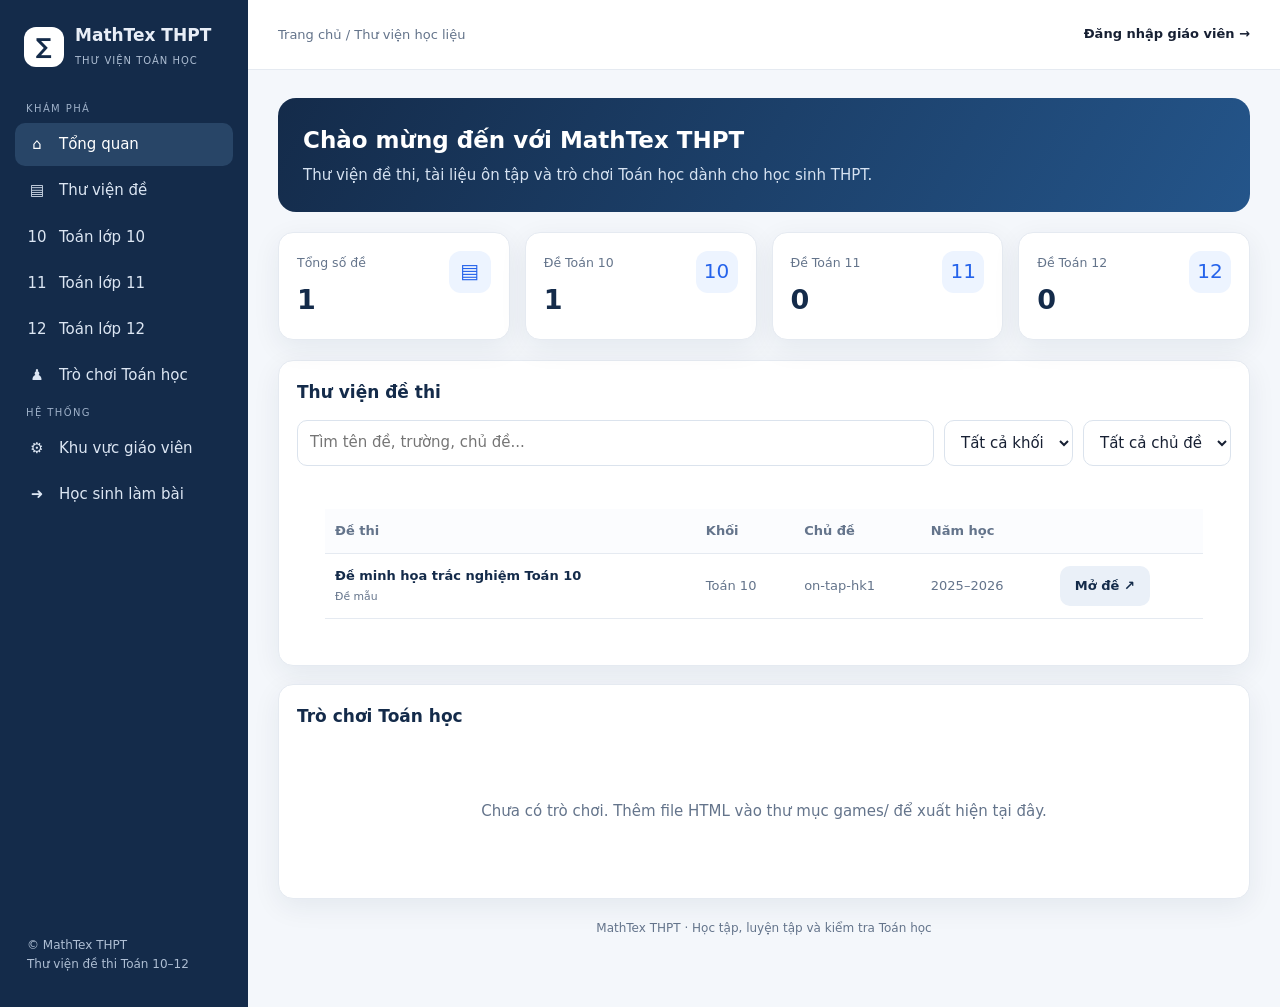
<file: index.html>
<!doctype html><html lang="vi"><head><meta charset="utf-8"><meta name="viewport" content="width=device-width,initial-scale=1"><meta name="description" content="MathTex THPT - Thư viện đề thi và trò chơi Toán học"><title>MathTex THPT</title><link rel="stylesheet" href="assets/css/app.css"></head><body><div class="shell"><aside class="sidebar" id="sidebar"><a class="brand" href="index.html"><span class="brand-mark">∑</span><span><strong>MathTex THPT</strong><small>THƯ VIỆN TOÁN HỌC</small></span></a><nav class="nav"><div class="nav-label">Khám phá</div><a class="active" href="index.html"><span class="ico">⌂</span>Tổng quan</a><a href="#library"><span class="ico">▤</span>Thư viện đề</a><a href="index.html?grade=10#library"><span class="ico">10</span>Toán lớp 10</a><a href="index.html?grade=11#library"><span class="ico">11</span>Toán lớp 11</a><a href="index.html?grade=12#library"><span class="ico">12</span>Toán lớp 12</a><a href="#games"><span class="ico">♟</span>Trò chơi Toán học</a><div class="nav-label">Hệ thống</div><a href="teacher/index.html"><span class="ico">⚙</span>Khu vực giáo viên</a><a href="student/access.html"><span class="ico">➜</span>Học sinh làm bài</a></nav><div class="sidebar-foot">© MathTex THPT<br>Thư viện đề thi Toán 10–12</div></aside><main class="main"><header class="topbar"><div><button class="mobile-menu" onclick="document.getElementById('sidebar').classList.toggle('open')">☰</button><span class="crumb">Trang chủ / Thư viện học liệu</span></div><div class="user"><a href="teacher/index.html">Đăng nhập giáo viên →</a></div></header><div class="content"><section class="hero"><h2>Chào mừng đến với MathTex THPT</h2><p>Thư viện đề thi, tài liệu ôn tập và trò chơi Toán học dành cho học sinh THPT.</p></section><div class="cards"><div class="card stat"><div><small>Tổng số đề</small><strong id="examCount">0</strong></div><span class="icon">▤</span></div><div class="card stat"><div><small>Đề Toán 10</small><strong id="g10">0</strong></div><span class="icon">10</span></div><div class="card stat"><div><small>Đề Toán 11</small><strong id="g11">0</strong></div><span class="icon">11</span></div><div class="card stat"><div><small>Đề Toán 12</small><strong id="g12">0</strong></div><span class="icon">12</span></div></div><section id="library" class="panel"><h2>Thư viện đề thi</h2><div class="toolbar"><input id="search" placeholder="Tìm tên đề, trường, chủ đề..."><select id="grade"><option value="">Tất cả khối</option><option value="10">Toán 10</option><option value="11">Toán 11</option><option value="12">Toán 12</option></select><select id="category"><option value="">Tất cả chủ đề</option></select></div><div id="examList" class="empty">Đang tải danh mục đề...</div></section><section id="games" class="panel"><h2>Trò chơi Toán học</h2><div id="gameList" class="empty">Chưa có trò chơi. Thêm file HTML vào thư mục games/ để xuất hiện tại đây.</div></section><div class="footer">MathTex THPT · Học tập, luyện tập và kiểm tra Toán học</div></div></main></div><script src="assets/js/catalog.js"></script></body></html>
</file>
<file: assets/css/app.css>
:root{--navy:#142b4a;--blue:#2563eb;--ink:#172033;--muted:#64748b;--line:#e5eaf1;--bg:#f4f7fb;--white:#fff;--green:#15803d;--amber:#b45309;--shadow:0 8px 28px rgba(20,43,74,.07)}*{box-sizing:border-box}body{margin:0;background:var(--bg);color:var(--ink);font:15px/1.55 Inter,system-ui,-apple-system,"Segoe UI",sans-serif}a{color:inherit;text-decoration:none}button,input,select{font:inherit}button,.btn{border:0;border-radius:10px;padding:10px 15px;background:var(--blue);color:#fff;font-weight:650;cursor:pointer;display:inline-flex;align-items:center;justify-content:center;gap:8px}.btn.secondary,button.secondary{background:#eaf0f8;color:var(--navy)}.btn.outline{background:#fff;color:var(--navy);border:1px solid var(--line)}.shell{min-height:100vh;display:grid;grid-template-columns:248px 1fr}.sidebar{background:var(--navy);color:#e8eef7;padding:22px 15px;display:flex;flex-direction:column;gap:22px}.brand{display:flex;align-items:center;gap:11px;padding:0 9px}.brand-mark{width:40px;height:40px;border-radius:12px;background:#fff;color:var(--navy);display:grid;place-items:center;font-size:22px;font-weight:800}.brand strong{display:block;font-size:17px}.brand small{color:#aebed3;font-size:10px;letter-spacing:1px}.nav-label{font-size:10px;text-transform:uppercase;letter-spacing:1.4px;color:#9eb0c8;padding:0 11px;margin:7px 0}.nav a{display:flex;align-items:center;gap:12px;padding:10px 12px;border-radius:10px;color:#dce6f3;margin:3px 0}.nav a:hover,.nav a.active{background:#284567;color:#fff}.nav .ico{width:20px;text-align:center}.sidebar-foot{margin-top:auto;padding:12px;color:#aebed3;font-size:12px}.main{min-width:0}.topbar{height:70px;background:#fff;border-bottom:1px solid var(--line);display:flex;align-items:center;justify-content:space-between;padding:0 30px;position:sticky;top:0;z-index:5}.topbar .crumb{color:var(--muted);font-size:13px}.topbar .user{font-weight:650;font-size:13px}.content{max-width:1400px;margin:auto;padding:28px 30px 50px}.page-head{display:flex;justify-content:space-between;align-items:flex-start;gap:16px;margin-bottom:23px}.page-head h1{font-size:26px;line-height:1.2;margin:0 0 6px;color:var(--navy)}.page-head p{margin:0;color:var(--muted)}.cards{display:grid;grid-template-columns:repeat(4,minmax(0,1fr));gap:15px;margin:20px 0}.card,.panel{background:#fff;border:1px solid var(--line);border-radius:15px;padding:18px;box-shadow:var(--shadow)}.stat{display:flex;justify-content:space-between;gap:10px}.stat small{color:var(--muted)}.stat strong{display:block;font-size:27px;color:var(--navy);margin-top:5px}.stat .icon{width:42px;height:42px;border-radius:12px;background:#edf4ff;color:var(--blue);display:grid;place-items:center;font-size:20px}.panel{margin-top:18px}.panel h2{font-size:17px;margin:0 0 15px;color:var(--navy)}.quick-grid{display:grid;grid-template-columns:repeat(3,minmax(0,1fr));gap:12px}.quick{border:1px solid var(--line);border-radius:12px;padding:15px;display:flex;gap:12px;align-items:center}.quick .icon{width:38px;height:38px;background:#edf4ff;color:var(--blue);border-radius:10px;display:grid;place-items:center}.quick small{display:block;color:var(--muted)}.toolbar{display:flex;gap:10px;flex-wrap:wrap;margin-bottom:15px}.toolbar input,.toolbar select,.field input,.field select{border:1px solid #dbe3ed;background:#fff;border-radius:10px;padding:10px 12px;min-height:42px;color:var(--ink)}.toolbar input{min-width:220px;flex:1}.table-wrap{overflow:auto}table{width:100%;border-collapse:collapse;min-width:580px}th,td{text-align:left;padding:12px 10px;border-bottom:1px solid var(--line);font-size:13px}th{color:var(--muted);font-weight:650;background:#fbfcfe}td strong{color:var(--navy)}.pill{display:inline-flex;padding:4px 9px;border-radius:99px;background:#eef2f7;color:#475569;font-size:11px;font-weight:700}.pill.green{background:#eaf7ee;color:var(--green)}.pill.amber{background:#fff5df;color:var(--amber)}.empty{padding:28px;text-align:center;color:var(--muted)}.form-grid{display:grid;grid-template-columns:repeat(2,minmax(0,1fr));gap:14px}.field{display:flex;flex-direction:column;gap:6px}.field label{font-size:13px;font-weight:650}.field input,.field select{width:100%}.hint{color:var(--muted);font-size:12px}.notice{border:1px solid #bfdbfe;background:#eff6ff;color:#1e40af;padding:13px 15px;border-radius:12px;font-size:13px;margin:14px 0}.danger{background:#fff1f2;color:#9f1239;border-color:#fecdd3}.hero{background:linear-gradient(120deg,#142b4a,#24558a);border-radius:18px;color:white;padding:25px;margin-bottom:20px}.hero h2{margin:0 0 5px;font-size:23px}.hero p{margin:0;color:#d6e2f1}.login-wrap{min-height:100vh;display:grid;place-items:center;padding:20px}.login-card{width:min(460px,100%);background:white;border:1px solid var(--line);border-radius:20px;padding:28px;box-shadow:var(--shadow)}.login-card h1{margin:0;color:var(--navy)}.login-card .field{margin:15px 0}.login-card button{width:100%}.code-input{font-size:27px;letter-spacing:9px;text-align:center;font-weight:800}.exam-card{max-width:760px;margin:28px auto;background:white;padding:24px;border:1px solid var(--line);border-radius:18px}.footer{text-align:center;color:var(--muted);font-size:12px;padding:20px}.mobile-menu{display:none;background:none;color:var(--navy);padding:5px;font-size:22px}@media(max-width:950px){.shell{grid-template-columns:210px 1fr}.cards{grid-template-columns:repeat(2,1fr)}.quick-grid{grid-template-columns:repeat(2,1fr)}}@media(max-width:700px){.shell{display:block}.sidebar{position:fixed;z-index:10;left:-270px;top:0;bottom:0;width:250px;transition:left .2s}.sidebar.open{left:0}.topbar{padding:0 16px;height:60px}.mobile-menu{display:inline-flex}.content{padding:20px 15px 35px}.page-head{display:block}.page-head .btn{margin-top:12px}.cards{gap:10px}.card{padding:13px}.stat strong{font-size:23px}.quick-grid{grid-template-columns:1fr}.form-grid{grid-template-columns:1fr}.hero{padding:20px}.topbar .crumb{display:none}}
</file>
